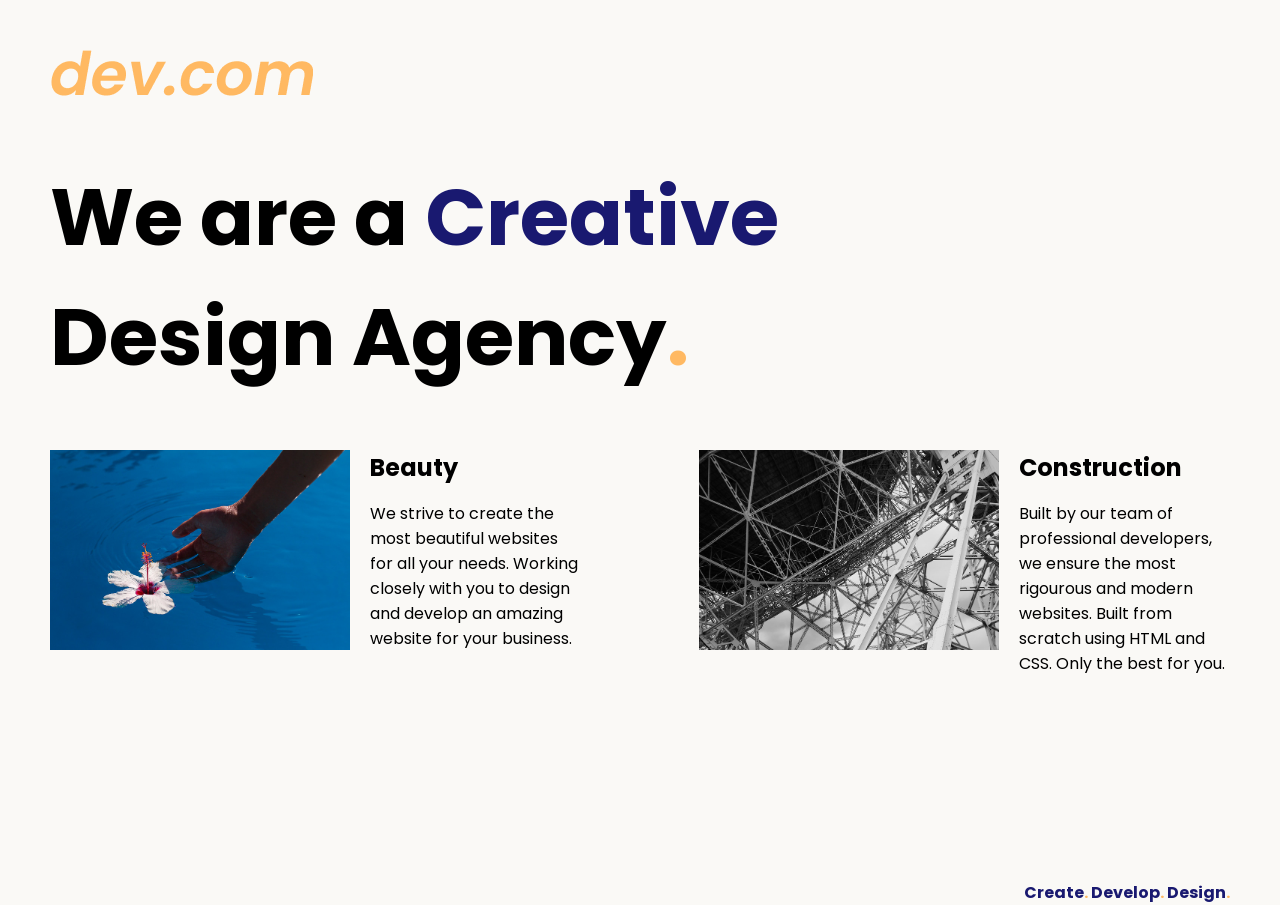
<file: projects/project 2/index.html>
<!DOCTYPE html>
<html lang="en">

<head>
  <meta charset="UTF-8">
  <meta name="viewport" content="width=device-width, initial-scale=1.0">
  <title>Agency</title>
  <link rel="stylesheet" href="./style.css">
  <link rel="preconnect" href="https://fonts.googleapis.com">
  <link rel="preconnect" href="https://fonts.gstatic.com" crossorigin>
  <link href="https://fonts.googleapis.com/css2?family=Poppins:wght@400;700&display=swap" rel="stylesheet">
</head>

<body>
  <div class="main">
    <img class="logo" src="./assets/images/logo.png" alt="logo">
    <h1>We are a <span id="span-1">Creative</span><br />Design Agency<span>.</span></h1>
    <div class="left card"><img class="tile-image" src="./assets/images/beautiful.jpg" alt="hand and flower in water">
      <h2 class="card-title">Beauty</h2>
      <p class="card-text">We strive to create the most beautiful websites for all your needs. Working closely with you
        to
        design and
        develop an amazing website for your business.</p>
    </div>

    <div class="right card"><img class="tile-image" src="./assets/images/construction.jpg" alt="metal structure">
      <h2 class="card-title">Construction</h2>
      <p>Built by our team of professional developers, we ensure the most rigourous and modern websites. Built from
        scratch using HTML and CSS. Only the best for you.</p>
    </div>
  </div>
  <footer>
    <p>Create<span>.</span> Develop<span>.</span> Design<span>.</span></p>
  </footer>
</body>

</html>
</file>
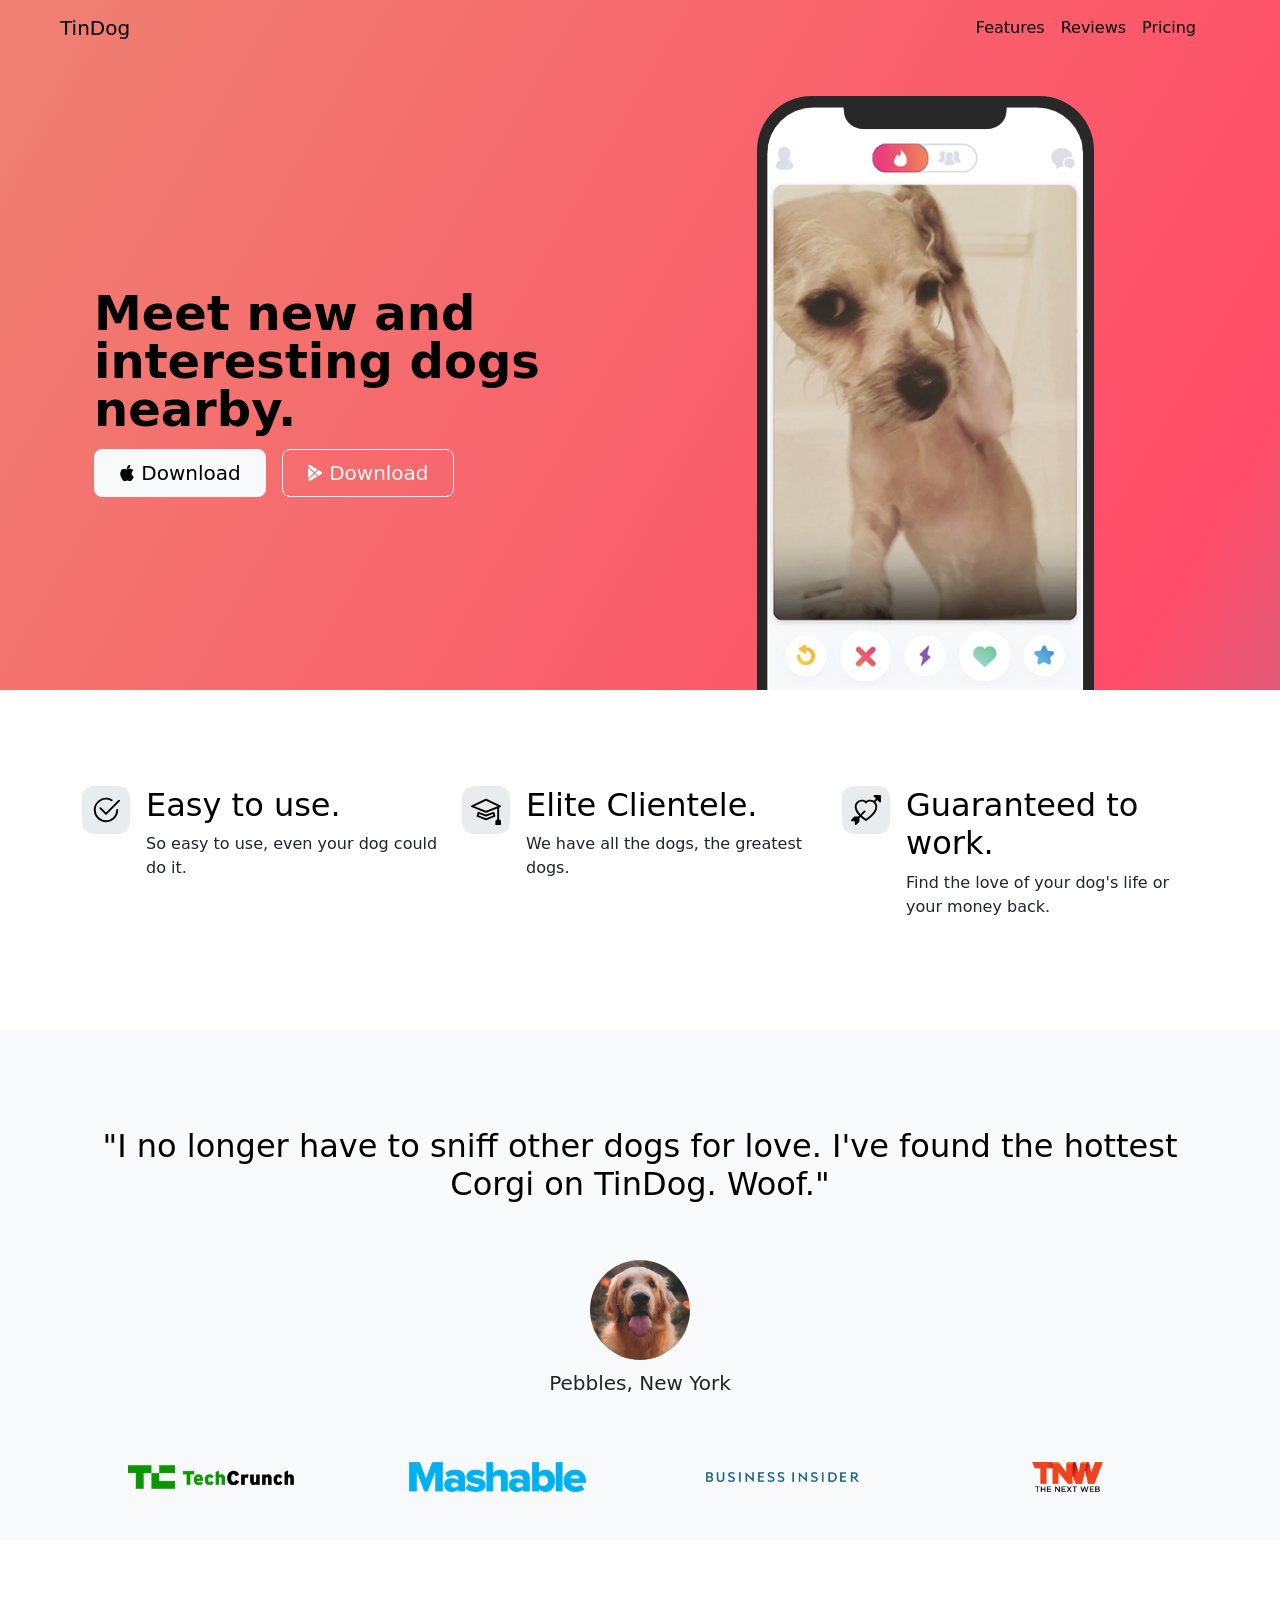
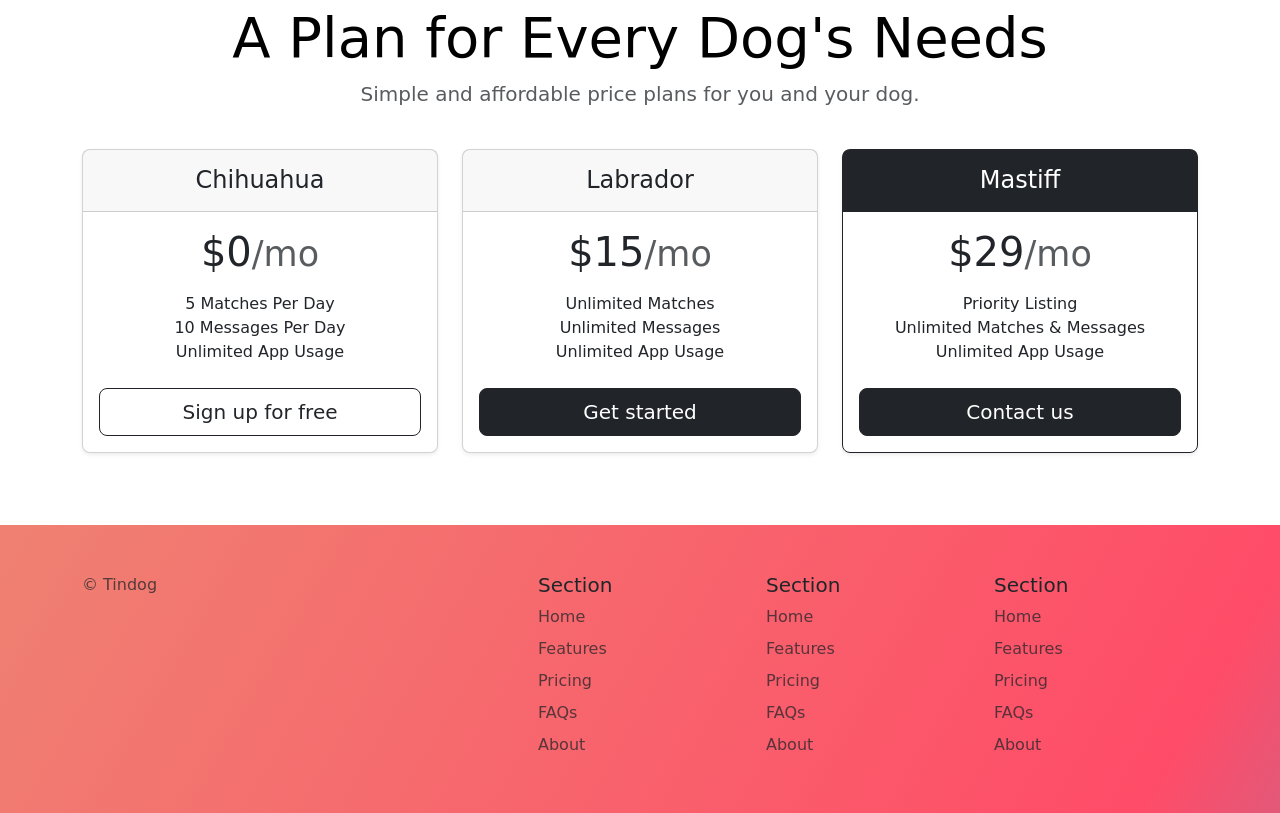
<file: projects/project 3/index.html>
<!doctype html>
<html lang="en">
  <head>
    <meta charset="UTF-8" />
    <meta name="viewport" content="width=device-width, initial-scale=1.0" />
    <title>TinDog</title>
    <link
      href="https://cdn.jsdelivr.net/npm/bootstrap@5.3.8/dist/css/bootstrap.min.css"
      rel="stylesheet"
      integrity="sha384-sRIl4kxILFvY47J16cr9ZwB07vP4J8+LH7qKQnuqkuIAvNWLzeN8tE5YBujZqJLB"
      crossorigin="anonymous"
    />
    <link rel="stylesheet" href="./css/style.css" />
  </head>

  <body>
    <!-- Navbar -->
    <nav class="navbar navbar-expand-lg bg-transparent static-top px-lg-5">
      <div class="container-fluid">
        <a class="navbar-brand" href="#">TinDog</a>
        <button class="navbar-toggler" type="button" data-bs-toggle="offcanvas" data-bs-target="#offcanvasDarkNavbar" aria-controls="offcanvasDarkNavbar" aria-label="Toggle navigation">
          <span class="navbar-toggler-icon"></span>
        </button>
        <div class="offcanvas offcanvas-end bg-body-tertiary" tabindex="-1" id="offcanvasDarkNavbar" aria-labelledby="offcanvasDarkNavbarLabel">
          <div class="offcanvas-header">
            <h5 class="offcanvas-title" id="offcanvasDarkNavbarLabel">TinDog</h5>
            <button type="button" class="btn-close btn-close-dark" data-bs-dismiss="offcanvas" aria-label="Close"></button>
          </div>
          <div class="offcanvas-body">
            <ul class="navbar-nav justify-content-end flex-grow-1 pe-3">
              <li class="nav-item">
                <a class="nav-link active" aria-current="page" href="#features">Features</a>
              </li>
              <li class="nav-item">
                <a class="nav-link active" aria-current="page" href="#testimonial">Reviews</a>
              </li>
              <li class="nav-item">
                <a class="nav-link active" aria-current="page" href="#pricing">Pricing</a>
              </li>
            </ul>
          </div>
        </div>
      </div>
    </nav>

    <!-- Title -->
    <section id="title" class="gradient-background">
      <div class="container col-xxl-8 px-4 pt-5">
        <div class="row flex-lg-row-reverse align-items-center g-5 pt-5 pb-5 pb-lg-0" id="T1">
          <div class="col-10 col-sm-8 col-lg-6">
            <img
              src="./images/iphone.png"
              class="d-block mx-lg-auto img-fluid"
              alt="Iphone TinDog"
              height="200"
              loading="lazy"
            />
          </div>
          <div class="col-lg-6">
            <h1 class="display-5 fw-bold text-body-emphasis lh-1 mb-3">
              Meet new and interesting dogs nearby.
            </h1>
            <div class="d-grid gap-2 d-md-flex justify-content-md-start">
              <button type="button" class="btn btn-light btn-lg px-4 me-md-2">
                <svg
                  xmlns="http://www.w3.org/2000/svg"
                  width="16"
                  height="16"
                  fill="currentColor"
                  class="bi bi-apple mb-1"
                  viewBox="0 0 16 16"
                >
                  <path
                    d="M11.182.008C11.148-.03 9.923.023 8.857 1.18c-1.066 1.156-.902 2.482-.878 2.516.024.034 1.52.087 2.475-1.258.955-1.345.762-2.391.728-2.43Zm3.314 11.733c-.048-.096-2.325-1.234-2.113-3.422.212-2.189 1.675-2.789 1.698-2.854.023-.065-.597-.79-1.254-1.157a3.692 3.692 0 0 0-1.563-.434c-.108-.003-.483-.095-1.254.116-.508.139-1.653.589-1.968.607-.316.018-1.256-.522-2.267-.665-.647-.125-1.333.131-1.824.328-.49.196-1.422.754-2.074 2.237-.652 1.482-.311 3.83-.067 4.56.244.729.625 1.924 1.273 2.796.576.984 1.34 1.667 1.659 1.899.319.232 1.219.386 1.843.067.502-.308 1.408-.485 1.766-.472.357.013 1.061.154 1.782.539.571.197 1.111.115 1.652-.105.541-.221 1.324-1.059 2.238-2.758.347-.79.505-1.217.473-1.282Z"
                  />
                  <path
                    d="M11.182.008C11.148-.03 9.923.023 8.857 1.18c-1.066 1.156-.902 2.482-.878 2.516.024.034 1.52.087 2.475-1.258.955-1.345.762-2.391.728-2.43Zm3.314 11.733c-.048-.096-2.325-1.234-2.113-3.422.212-2.189 1.675-2.789 1.698-2.854.023-.065-.597-.79-1.254-1.157a3.692 3.692 0 0 0-1.563-.434c-.108-.003-.483-.095-1.254.116-.508.139-1.653.589-1.968.607-.316.018-1.256-.522-2.267-.665-.647-.125-1.333.131-1.824.328-.49.196-1.422.754-2.074 2.237-.652 1.482-.311 3.83-.067 4.56.244.729.625 1.924 1.273 2.796.576.984 1.34 1.667 1.659 1.899.319.232 1.219.386 1.843.067.502-.308 1.408-.485 1.766-.472.357.013 1.061.154 1.782.539.571.197 1.111.115 1.652-.105.541-.221 1.324-1.059 2.238-2.758.347-.79.505-1.217.473-1.282Z"
                  />
                </svg>
                Download
              </button>
              <button type="button" class="btn btn-outline-light btn-lg px-4">
                <svg
                  xmlns="http://www.w3.org/2000/svg"
                  width="16"
                  height="16"
                  fill="currentColor"
                  class="bi bi-google-play mb-1"
                  viewBox="0 0 16 16"
                >
                  <path
                    d="M14.222 9.374c1.037-.61 1.037-2.137 0-2.748L11.528 5.04 8.32 8l3.207 2.96 2.694-1.586Zm-3.595 2.116L7.583 8.68 1.03 14.73c.201 1.029 1.36 1.61 2.303 1.055l7.294-4.295ZM1 13.396V2.603L6.846 8 1 13.396ZM1.03 1.27l6.553 6.05 3.044-2.81L3.333.215C2.39-.341 1.231.24 1.03 1.27Z"
                  />
                </svg>
                Download
              </button>
            </div>
          </div>
        </div>
      </div>
    </section>

    <!-- Features -->
    <section id="features">
      <div class="container mt-5">
        <div class="row g-4 py-5 row-cols-1 row-cols-lg-3">
          <div class="col d-flex align-items-start">
            <div
              class="icon-square text-body-emphasis bg-body-secondary d-inline-flex align-items-center justify-content-center fs-4 flex-shrink-0 me-3"
            >
              <svg
                xmlns="http://www.w3.org/2000/svg"
                height="30"
                fill="currentColor"
                class="bi bi-check2-circle"
                viewBox="0 0 16 16"
              >
                <path
                  d="M2.5 8a5.5 5.5 0 0 1 8.25-4.764.5.5 0 0 0 .5-.866A6.5 6.5 0 1 0 14.5 8a.5.5 0 0 0-1 0 5.5 5.5 0 1 1-11 0z"
                />
                <path
                  d="M15.354 3.354a.5.5 0 0 0-.708-.708L8 9.293 5.354 6.646a.5.5 0 1 0-.708.708l3 3a.5.5 0 0 0 .708 0l7-7z"
                />
              </svg>
            </div>
            <div>
              <h3 class="fs-2 text-body-emphasis">Easy to use.</h3>
              <p>So easy to use, even your dog could do it.</p>
            </div>
          </div>
          <div class="col d-flex align-items-start">
            <div
              class="icon-square text-body-emphasis bg-body-secondary d-inline-flex align-items-center justify-content-center fs-4 flex-shrink-0 me-3"
            >
              <svg
                xmlns="http://www.w3.org/2000/svg"
                height="30"
                fill="currentColor"
                class="bi bi-mortarboard"
                viewBox="0 0 16 16"
              >
                <path
                  d="M8.211 2.047a.5.5 0 0 0-.422 0l-7.5 3.5a.5.5 0 0 0 .025.917l7.5 3a.5.5 0 0 0 .372 0L14 7.14V13a1 1 0 0 0-1 1v2h3v-2a1 1 0 0 0-1-1V6.739l.686-.275a.5.5 0 0 0 .025-.917l-7.5-3.5ZM8 8.46 1.758 5.965 8 3.052l6.242 2.913L8 8.46Z"
                />
                <path
                  d="M4.176 9.032a.5.5 0 0 0-.656.327l-.5 1.7a.5.5 0 0 0 .294.605l4.5 1.8a.5.5 0 0 0 .372 0l4.5-1.8a.5.5 0 0 0 .294-.605l-.5-1.7a.5.5 0 0 0-.656-.327L8 10.466 4.176 9.032Zm-.068 1.873.22-.748 3.496 1.311a.5.5 0 0 0 .352 0l3.496-1.311.22.748L8 12.46l-3.892-1.556Z"
                />
              </svg>
            </div>
            <div>
              <h3 class="fs-2 text-body-emphasis">Elite Clientele.</h3>
              <p>We have all the dogs, the greatest dogs.</p>
            </div>
          </div>
          <div class="col d-flex align-items-start">
            <div
              class="icon-square text-body-emphasis bg-body-secondary d-inline-flex align-items-center justify-content-center fs-4 flex-shrink-0 me-3"
            >
              <svg
                xmlns="http://www.w3.org/2000/svg"
                height="30"
                fill="currentColor"
                class="bi bi-arrow-through-heart"
                viewBox="0 0 16 16"
              >
                <path
                  fill-rule="evenodd"
                  d="M2.854 15.854A.5.5 0 0 1 2 15.5V14H.5a.5.5 0 0 1-.354-.854l1.5-1.5A.5.5 0 0 1 2 11.5h1.793l.53-.53c-.771-.802-1.328-1.58-1.704-2.32-.798-1.575-.775-2.996-.213-4.092C3.426 2.565 6.18 1.809 8 3.233c1.25-.98 2.944-.928 4.212-.152L13.292 2 12.147.854A.5.5 0 0 1 12.5 0h3a.5.5 0 0 1 .5.5v3a.5.5 0 0 1-.854.354L14 2.707l-1.006 1.006c.236.248.44.531.6.845.562 1.096.585 2.517-.213 4.092-.793 1.563-2.395 3.288-5.105 5.08L8 13.912l-.276-.182a21.86 21.86 0 0 1-2.685-2.062l-.539.54V14a.5.5 0 0 1-.146.354l-1.5 1.5Zm2.893-4.894A20.419 20.419 0 0 0 8 12.71c2.456-1.666 3.827-3.207 4.489-4.512.679-1.34.607-2.42.215-3.185-.817-1.595-3.087-2.054-4.346-.761L8 4.62l-.358-.368c-1.259-1.293-3.53-.834-4.346.761-.392.766-.464 1.845.215 3.185.323.636.815 1.33 1.519 2.065l1.866-1.867a.5.5 0 1 1 .708.708L5.747 10.96Z"
                />
              </svg>
            </div>
            <div>
              <h3 class="fs-2 text-body-emphasis">Guaranteed to work.</h3>
              <p>Find the love of your dog's life or your money back.</p>
            </div>
          </div>
        </div>
      </div>
    </section>

    <!-- Testimonial -->
    <section id="testimonial">
      <div class="my-5">
        <div class="p-5 text-center bg-body-tertiary">
          <div class="container py-5">
            <h2 class="text-body-emphasis">
              "I no longer have to sniff other dogs for love. I've found the
              hottest Corgi on TinDog. Woof."
            </h2>
            <img
              class="profile-img mt-5"
              src="./images/dog-img.jpg"
              alt="Dog image"
              width="100"
              height="100"
            />
            <p class="col-lg-8 mx-auto lead mt-2">Pebbles, New York</p>
          </div>
          <div class="container">
            <div class="row">
              <div class="col-lg-3 col-sm-12">
                <img
                  src="./images/techcrunch.png"
                  alt="TechCrunch"
                  height="30"
                />
              </div>
              <div class="col-lg-3 col-sm-12">
                <img src="./images/mashable.png" alt="Mashable" height="30" />
              </div>
              <div class="col-lg-3 col-sm-12">
                <img
                  src="./images/bizinsider.png"
                  alt="Bizinsider"
                  height="30"
                />
              </div>
              <div class="col-lg-3 col-sm-12">
                <img src="./images/tnw.png" alt="TNW" height="30" />
              </div>
            </div>
          </div>
        </div>
      </div>
    </section>

    <!-- Pricing -->
    <section id="pricing">
      <div class="container">
        <div class="pricing-header p-3 pb-md-4 mx-auto text-center">
          <h1 class="display-4 fw-normal text-body-emphasis">
            A Plan for Every Dog's Needs
          </h1>
          <p class="fs-5 text-body-secondary">
            Simple and affordable price plans for you and your dog.
          </p>
        </div>
        <div class="row row-cols-1 row-cols-md-3 mb-3 text-center">
          <div class="col">
            <div class="card mb-4 rounded-3 shadow-sm">
              <div class="card-header py-3">
                <h4 class="my-0 fw-normal">Chihuahua</h4>
              </div>
              <div class="card-body">
                <h1 class="card-title pricing-card-title">
                  $0<small class="text-body-secondary fw-light">/mo</small>
                </h1>
                <ul class="list-unstyled mt-3 mb-4">
                  <li>5 Matches Per Day</li>
                  <li>10 Messages Per Day</li>
                  <li>Unlimited App Usage</li>
                </ul>
                <button type="button" class="w-100 btn btn-lg btn-outline-dark">
                  Sign up for free
                </button>
              </div>
            </div>
          </div>
          <div class="col">
            <div class="card mb-4 rounded-3 shadow-sm">
              <div class="card-header py-3">
                <h4 class="my-0 fw-normal">Labrador</h4>
              </div>
              <div class="card-body">
                <h1 class="card-title pricing-card-title">
                  $15<small class="text-body-secondary fw-light">/mo</small>
                </h1>
                <ul class="list-unstyled mt-3 mb-4">
                  <li>Unlimited Matches</li>
                  <li>Unlimited Messages</li>
                  <li>Unlimited App Usage</li>
                </ul>
                <button type="button" class="w-100 btn btn-lg btn-dark">
                  Get started
                </button>
              </div>
            </div>
          </div>
          <div class="col">
            <div class="card mb-4 rounded-3 shadow-sm border-dark">
              <div class="card-header py-3 text-bg-dark border-dark">
                <h4 class="my-0 fw-normal">Mastiff</h4>
              </div>
              <div class="card-body">
                <h1 class="card-title pricing-card-title">
                  $29<small class="text-body-secondary fw-light">/mo</small>
                </h1>
                <ul class="list-unstyled mt-3 mb-4">
                  <li>Priority Listing</li>
                  <li>Unlimited Matches & Messages</li>
                  <li>Unlimited App Usage</li>
                </ul>
                <button type="button" class="w-100 btn btn-lg btn-dark">
                  Contact us
                </button>
              </div>
            </div>
          </div>
        </div>
      </div>
    </section>

    <!-- Footer -->
    <section id="footer" class="gradient-background">
      <div class="container">
        <footer class="row row-cols-1 row-cols-sm-2 row-cols-md-5 py-5 mt-5">
          <div class="col">
            <p class="text-body-secondary">© Tindog</p>
          </div>
          <div class="col"></div>
          <div class="col">
            <h5>Section</h5>
            <ul class="nav flex-column">
              <li class="nav-item mb-2">
                <a href="#" class="nav-link p-0 text-body-secondary">Home</a>
              </li>
              <li class="nav-item mb-2">
                <a href="#" class="nav-link p-0 text-body-secondary"
                  >Features</a
                >
              </li>
              <li class="nav-item mb-2">
                <a href="#" class="nav-link p-0 text-body-secondary">Pricing</a>
              </li>
              <li class="nav-item mb-2">
                <a href="#" class="nav-link p-0 text-body-secondary">FAQs</a>
              </li>
              <li class="nav-item mb-2">
                <a href="#" class="nav-link p-0 text-body-secondary">About</a>
              </li>
            </ul>
          </div>
          <div class="col">
            <h5>Section</h5>
            <ul class="nav flex-column">
              <li class="nav-item mb-2">
                <a href="#" class="nav-link p-0 text-body-secondary">Home</a>
              </li>
              <li class="nav-item mb-2">
                <a href="#" class="nav-link p-0 text-body-secondary"
                  >Features</a
                >
              </li>
              <li class="nav-item mb-2">
                <a href="#" class="nav-link p-0 text-body-secondary">Pricing</a>
              </li>
              <li class="nav-item mb-2">
                <a href="#" class="nav-link p-0 text-body-secondary">FAQs</a>
              </li>
              <li class="nav-item mb-2">
                <a href="#" class="nav-link p-0 text-body-secondary">About</a>
              </li>
            </ul>
          </div>
          <div class="col">
            <h5>Section</h5>
            <ul class="nav flex-column">
              <li class="nav-item mb-2">
                <a href="#" class="nav-link p-0 text-body-secondary">Home</a>
              </li>
              <li class="nav-item mb-2">
                <a href="#" class="nav-link p-0 text-body-secondary"
                  >Features</a
                >
              </li>
              <li class="nav-item mb-2">
                <a href="#" class="nav-link p-0 text-body-secondary">Pricing</a>
              </li>
              <li class="nav-item mb-2">
                <a href="#" class="nav-link p-0 text-body-secondary">FAQs</a>
              </li>
              <li class="nav-item mb-2">
                <a href="#" class="nav-link p-0 text-body-secondary">About</a>
              </li>
            </ul>
          </div>
        </footer>
      </div>
    </section>
  </body>
  <script
    src="https://cdn.jsdelivr.net/npm/bootstrap@5.3.8/dist/js/bootstrap.bundle.min.js"
    integrity="sha384-FKyoEForCGlyvwx9Hj09JcYn3nv7wiPVlz7YYwJrWVcXK/BmnVDxM+D2scQbITxI"
    crossorigin="anonymous"
  ></script>
</html>
</file>
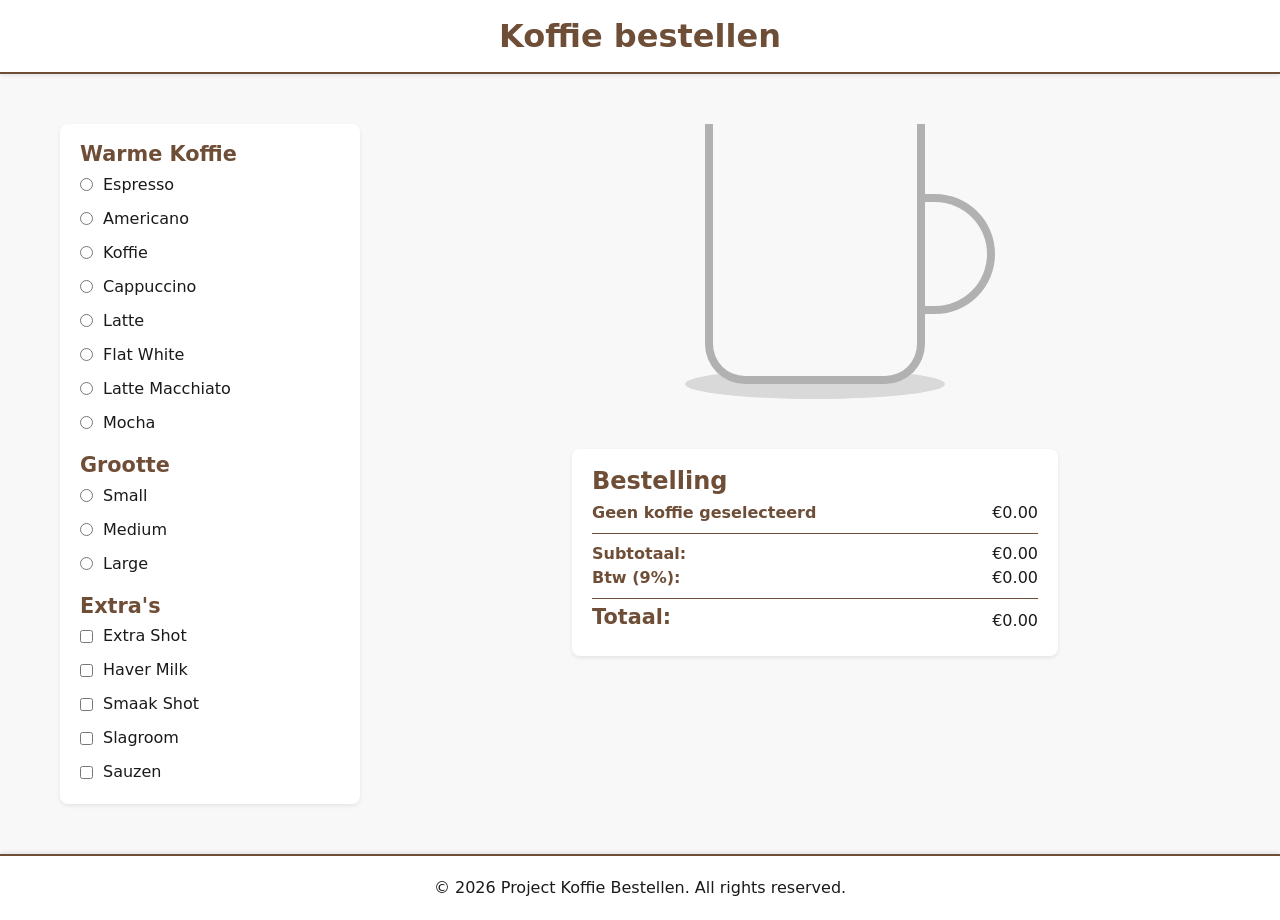
<file: projects/project 4/index.html>
<!doctype html>
<html lang="en">
  <head>
    <meta charset="UTF-8" />
    <meta name="viewport" content="width=device-width, initial-scale=1.0" />
    <title>Project | Koffie bestellen</title>
    <link rel="stylesheet" href="style.css" />
  </head>
  <body>
    <header>
      <div class="container">
        <h1>Koffie bestellen</h1>
      </div>
    </header>

    <main class="koffie-order">
      <div class="container">
        <div class="grid-layout">
          <form class="order-form">
            <fieldset>
              <legend>Warme Koffie</legend>

              <div class="radio-group">
                <input
                  type="radio"
                  id="espresso"
                  name="hot-coffee"
                  value="espresso" />
                <label for="espresso">Espresso</label>
              </div>

              <div class="radio-group">
                <input
                  type="radio"
                  id="americano"
                  name="hot-coffee"
                  value="americano" />
                <label for="americano">Americano</label>
              </div>

              <div class="radio-group">
                <input
                  type="radio"
                  id="koffie"
                  name="hot-coffee"
                  value="koffie" />
                <label for="koffie">Koffie</label>
              </div>

              <div class="radio-group">
                <input
                  type="radio"
                  id="cappuccino"
                  name="hot-coffee"
                  value="cappuccino" />
                <label for="cappuccino">Cappuccino</label>
              </div>

              <div class="radio-group">
                <input
                  type="radio"
                  id="latte"
                  name="hot-coffee"
                  value="latte" />
                <label for="latte">Latte</label>
              </div>

              <div class="radio-group">
                <input
                  type="radio"
                  id="flat-white"
                  name="hot-coffee"
                  value="flat-white" />
                <label for="flat-white">Flat White</label>
              </div>

              <div class="radio-group">
                <input
                  type="radio"
                  id="latte-macchiato"
                  name="hot-coffee"
                  value="latte-macchiato" />
                <label for="latte-macchiato">Latte Macchiato</label>
              </div>

              <div class="radio-group">
                <input
                  type="radio"
                  id="mocha"
                  name="hot-coffee"
                  value="mocha" />
                <label for="mocha">Mocha</label>
              </div>
            </fieldset>

            <fieldset>
              <legend>Grootte</legend>

              <div class="radio-group">
                <input type="radio" id="small" name="size" value="small" />
                <label for="small">Small</label>
              </div>

              <div class="radio-group">
                <input type="radio" id="medium" name="size" value="medium" />
                <label for="medium">Medium</label>
              </div>

              <div class="radio-group">
                <input type="radio" id="large" name="size" value="large" />
                <label for="large">Large</label>
              </div>
            </fieldset>

            <fieldset>
              <legend>Extra's</legend>

              <div class="checkbox-group">
                <input
                  type="checkbox"
                  id="extra-shot"
                  name="extras"
                  value="extra-shot" />
                <label for="extra-shot">Extra Shot</label>
              </div>

              <div class="checkbox-group">
                <input
                  type="checkbox"
                  id="haver-melk"
                  name="extras"
                  value="haver-melk" />
                <label for="haver-melk">Haver Milk</label>
              </div>

              <div class="checkbox-group">
                <input
                  type="checkbox"
                  id="smaak-shot"
                  name="extras"
                  value="smaak-shot" />
                <label for="smaak-shot">Smaak Shot</label>
              </div>

              <div class="checkbox-group">
                <input
                  type="checkbox"
                  id="slagroom"
                  name="extras"
                  value="slagroom" />
                <label for="slagroom">Slagroom</label>
              </div>

              <div class="checkbox-group">
                <input
                  type="checkbox"
                  id="sauzen"
                  name="extras"
                  value="sauzen" />
                <label for="sauzen">Sauzen</label>
              </div>
            </fieldset>
          </form>

          <aside class="preview">
            <div class="preview-koffie">
              <div class="koffie-cup-wrapper">
                <div class="koffie-beker">
                  <div class="koffie-vulling"></div>
                  <div class="koffie-schuim"></div>
                </div>
                <div class="koffie-beker-oor"></div>
                <div class="koffie-schaal"></div>
              </div>
            </div>

            <div class="preview-summary">
              <h2 class="summary-title">Bestelling</h2>
              <div id="order-items"></div>
              <hr />
              <div id="order-summary">
                <div class="item-row" id="order-subtotal">
                  <h4 class="summary-label">Subtotaal:</h4>
                  <span class="subtotal">€0.00</span>
                </div>
                <div class="item-row" id="order-tax">
                  <h4 class="summary-label">Btw (9%):</h4>
                  <span class="tax">€0.00</span>
                </div>
              </div>
              <hr />
              <div class="item-row" id="order-total">
                <h3 class="summary-label">Totaal:</h3>
                <span class="total">€0.00</span>
              </div>
            </div>
          </aside>
        </div>
      </div>
    </main>

    <footer>
      <div class="container">
        <p>&copy; 2026 Project Koffie Bestellen. All rights reserved.</p>
      </div>
    </footer>

    <script src="script.js"></script>
  </body>
</html>
</file>
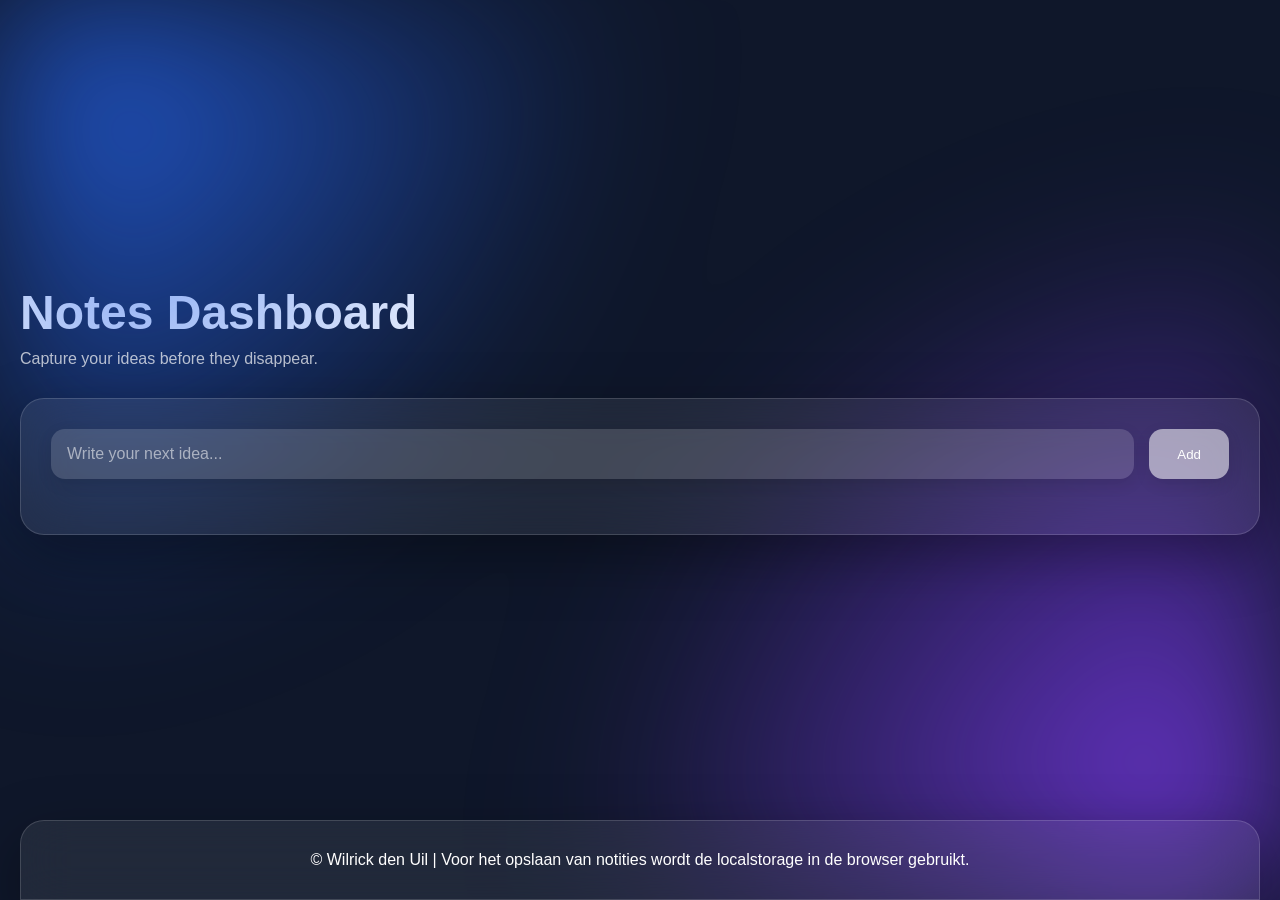
<file: projects/project 5/index.html>
<!DOCTYPE html>
<html lang="nl">
<head>
    <meta charset="UTF-8">
    <meta name="viewport" content="width=device-width, initial-scale=1.0">
    <title>Notes Dashboard</title>

    <link rel="stylesheet" href="style.css">
</head>
<body>

<div class="background"></div>

<header class="hero container">
    <h1>Notes Dashboard</h1>
    <p>Capture your ideas before they disappear.</p>
</header>

<main class="app container">

    <section class="card">

        <div class="input-group">

            <input
                type="text"
                id="noteInput"
                placeholder="Write your next idea..."
            >

            <button id="addButton" disabled="true">
                Add
            </button>

        </div>

        <div id="notes"></div>

    </section>

</main>

<footer>
    <p>© Wilrick den Uil | Voor het opslaan van notities wordt de localstorage in de browser gebruikt.</p>
</footer>   

<script src="script.js"></script>

</body>
</html>
</file>
<file: projects/project 2/style.css>
body {
  font-family: "Poppins", sans-serif;
  margin: 50px 50px 0 50px;
  background-color: #faf9f6;
  display: flex;
  flex-direction: column;
  min-height: 95vh;
}

.main {
  flex: 1;
}

.card {
  width: 45%;
}

.left {
  float: left;
}

.right {
  float: right;
}

.tile-image {
  float: left;
  width: 300px;
  height: 200px;
  margin-right: 20px;
  margin-bottom: 20px;
}

.card-title, .card-title > p {
  text-align: left;
  position: relative;
  margin: 0px;
}

h1 {
  font-size: 5rem;
}

footer > p {
  margin: 0px;
}

#span-1 {
  color: midnightblue;
}

span {
  color: #ffb962;
}

footer {
  text-align: right;
  color: midnightblue;
  font-weight: bold;
  clear: both;
}

@media (max-width: 680px) {
  body {
    margin: 35px;
  }

  h1 {
    font-size: 3rem;
  }

  .card {
    width: 100%;
    display: block;
    margin-bottom: 20px;
    text-align: justify;
  }

  .logo {
    width: 210px;
    height: auto;
  }

  .tile-image {
  height: auto;
  width: 100%;
  margin-bottom: 20px;
  }
}

@media (max-width: 400px) {
  body {
    margin: 25px;
  }
  h1 {
    font-size: 2rem;
  }

  h2 {
    font-size: 1.35rem;
  }

  p {
    font-size: 0.9rem;
  }

  .card {
    width: 100%;
    display: block;
    margin-bottom: 15px;
    text-align: justify;
  }

  .logo {
    width: 150px;
    height: auto;
  }

  .tile-image {
  height: auto;
  width: 100%;
  margin-bottom: 15px;
  }
}
</file>
<file: projects/project 3/css/style.css>
.gradient-background {
  background: linear-gradient(300deg, #00bfff, #ff4c68, #ef8172);
  background-size: 180% 180%;
  animation: gradient-animation 18s ease infinite;
}

@keyframes gradient-animation {
  0% {
    background-position: 0% 50%;
  }
  50% {
    background-position: 100% 50%;
  }
  100% {
    background-position: 0% 50%;
  }
}

.icon-square {
  width: 3rem;
  height: 3rem;
  border-radius: 0.75rem;
}

.profile-img {
  height: 100px;
  border-radius: 50%;
}

#title {
  margin-top: -56px;
}

.navbar-toggler {
border: none;
}
</file>
<file: projects/project 4/style.css>
:root {
    /* Base colors */
    --bg: #f8f8f8;
    --surface: #ffffff;
    --text: #1a1a1a;

    /* Brand / accent */
    --primary: #6f4e37; /* koffie bruin */
    --primary-hover: #5a3f2c;

    /* UI colors */
    --border: #e5e5e5;
    --shadow: rgba(0, 0, 0, 0.08);

    /* States */
    --success: #2e7d32;
    --warning: #ed6c02;
    --error: #d32f2f;

    /* Coffee cup sizing */
    --cup-width: 220px;
    --cup-height: 260px;
    --cup-handle-width: 70px;
    --cup-handle-height: 120px;
    --cup-handle-offset: -70px;
    --cup-handle-top: 70px;
    --saucer-width: 260px;
    --saucer-height: 30px;
}

::selection {
    background: var(--primary);
    color: white;
}

@media (prefers-color-scheme: dark) {
    :root {
        --bg: #121212;
        --surface: #1e1e1e;
        --text: #f5f5f5;

        --primary: #b08968;
        --primary-hover: #c29b78;

        --border: #2c2c2c;
        --shadow: rgba(0, 0, 0, 0.4);

        --success: #81c784;
        --warning: #ffb74d;
        --error: #e57373;
    }
}

*,
*::before,
*::after {
    margin: 0;
    padding: 0;
    box-sizing: border-box;
}

html {
    font-size: 100%;
    scroll-behavior: smooth;
}

body {
    font-family: system-ui, -apple-system, Segoe UI, Roboto, Arial, sans-serif;
    line-height: 1.5;
    background-color: var(--bg);
    color: var(--text);
}

.container {
    padding: 0 20px;
    max-width: 1200px;
    margin: 0 auto;
}

img,
video {
    max-width: 100%;
    display: block;
}

button,
input,
textarea,
select {
    font: inherit;
}

h1, h2, h3, h4, h5, h6, legend {
    font-weight: 600;
    margin-bottom: 0.5em;
    color: var(--primary);
}

a {
    color: var(--primary);
    text-decoration: none;
}

a:hover {
    color: var(--primary-hover);
}

header {
    padding: 20px 0;
    background-color: var(--surface);
    box-shadow: 0 2px 4px var(--shadow);
    border-bottom: 2px solid var(--primary);
    text-align: center;
}

h1 {
    font-size: 2rem;
    margin: 0;
    padding: 0;
    line-height: 1;
}

h2 {
    font-size: 1.5rem;
    margin: 0;
    padding: 0;
    line-height: 1;
}

h4 {
    font-size: 1rem;
    margin: 0;
    padding: 0;
    line-height: 1;
}

main.koffie-order {
    padding: 50px 0;
}

.grid-layout {
    display: grid;
    gap: 50px;
    grid-template-areas:
    "form aside";
    grid-template-columns: 300px minmax(300px, 1fr);
}

.order-form {
    grid-area: form;
    background-color: var(--surface);
    padding: 20px;
    border-radius: 8px;
    box-shadow: 0 2px 4px var(--shadow);
    display: flex;
    flex-direction: column;
    justify-content: flex-start;
    align-items: stretch;
    gap: 20px;
}

fieldset {
    display: flex;
    flex-direction: column;
    justify-content: flex-start;
    align-items: stretch;
    gap: 10px;
    border: none;
}

.radio-group,
.checkbox-group {
    display: flex;
    align-items: center;
    justify-content: flex-start;
    gap: 10px;
}

h3,
legend {
    font-size: 1.3rem;
    margin: 0;
    padding: 0;
    line-height: 1;
    margin-bottom: 0.5rem;
}

label {
    font-size: 1rem;
    font-weight: 400;
}

label:hover {
    cursor: pointer;
    color: var(--primary-hover);
    text-decoration: none;
    transition: color 0.3s ease;
}

input {
    outline: none;
    accent-color: var(--primary);
}

aside.preview {
    grid-area: aside;
}

.preview {
    display: flex;
    flex-direction: column;
    align-items: center;
    gap: 50px;
}

.preview-koffie {
    display: flex;
    flex-direction: column;
    align-items: center;
    background-color: var(--bg);
    justify-content: flex-start;
    width: 100%;
}

.koffie-cup-wrapper {
    display: flex;
    align-items: center;
    justify-content: center;
    position: relative;
    width: var(--cup-width);
    padding-bottom: 15px;
}

.koffie-beker {
    width: var(--cup-width);
    height: var(--cup-height);
    border: 8px solid #b1b1b1;
    background-color: var(--bg);
    border-top: none;
    border-radius: 0 0 40px 40px;
    position: relative;
    overflow: hidden;
    z-index: 1;
}

.koffie-vulling {
    position: absolute;
    bottom: 0;
    width: 100%;
    height: 60%;
    transition: height 0.3s ease;
    z-index: 2;
}

.koffie-schuim {
    position: absolute;
    left: 0;
    bottom: 0;
    width: 100%;
    height: 50%;
    background: #f3e7d3;
    opacity: 0;
    transform: translateY(100%);
    transition: opacity 0.3s ease, transform 0.3s ease, height 0.3s ease;
    z-index: 1;
}

.koffie-schuim.active {
    opacity: 1;
    transform: translateY(0);
}

.koffie-beker-oor {
    width: var(--cup-handle-width);
    height: var(--cup-handle-height);
    border: 8px solid #b1b1b1;
    border-left: none;
    border-radius: 0 60px 60px 0;
    background: transparent;
    position: absolute;
    right: var(--cup-handle-offset);
    top: var(--cup-handle-top);
    z-index: 0;
}

.koffie-schaal {
    position: absolute;
    bottom: 0;
    left: 50%;
    transform: translateX(-50%);
    width: var(--saucer-width);
    height: var(--saucer-height);
    margin: 0;
    background: #d9d9d9;
    border-radius: 50%;
}

.preview-summary {
    display: flex;
    flex-direction: column;
    align-items: flex-start;
    gap: 0.5rem;
    width: 60%;
    min-width: 300px;
    background-color: var(--surface);
    padding: 20px;
    border-radius: 8px;
    box-shadow: 0 2px 4px var(--shadow);    
}

#order-items,
#order-summary {
    width: 100%;
}

.item-row {
    display: flex;
    justify-content: space-between;
    align-items: center;
    width: 100%;
}

.preview-summary hr {
    width: 100%;
    height: 1px;
    background-color: var(--primary);
    border: none;
}

footer {
    padding: 20px 0;
    background-color: var(--surface);
    box-shadow: 0 -2px 4px var(--shadow);
    border-top: 2px solid var(--primary);
    text-align: center;
}

@media (max-width: 768px) {
    .grid-layout {
        grid-template-areas:
        "form"
        "aside";
        grid-template-columns: 1fr;
    }

    .preview-summary {
        width: 100%;
    }
}

@media (max-width: 360px) {
    :root {
        --cup-width: clamp(110px, 50vw, 160px);
        --cup-height: clamp(130px, 58vw, 190px);
        --cup-handle-width: clamp(35px, 16vw, 50px);
        --cup-handle-height: clamp(60px, 27vw, 85px);
        --cup-handle-offset: -35px;
        --cup-handle-top: 35px;
        --saucer-width: clamp(130px, 58vw, 180px);
        --saucer-height: 15px;
    }

    .container {
        padding: 0 16px;
    }

    .grid-layout {
        gap: 24px;
    }

    .order-form {
        padding: 16px;
    }

    .preview {
        gap: 24px;
    }

    .preview-summary {
        width: 100%;
        min-width: 0;
        padding: 16px;
    }

    .koffie-cup-wrapper {
        width: var(--cup-width);
        padding-bottom: 8px;
    }

    .koffie-beker {
        width: var(--cup-width);
        height: var(--cup-height);
        border-width: 4px;
        border-radius: 0 0 20px 20px;
    }

    .koffie-beker-oor {
        width: var(--cup-handle-width);
        height: var(--cup-handle-height);
        border-width: 4px;
        right: var(--cup-handle-offset);
        top: var(--cup-handle-top);
        border-radius: 0 30px 30px 0;
    }

    .koffie-schaal {
        width: var(--saucer-width);
        height: var(--saucer-height);
    }
}
</file>
<file: projects/project 5/style.css>
* {
    margin:0;
    padding:0;
    box-sizing:border-box;
}

body {
    font-family:Arial, Helvetica, sans-serif;
    min-height:100dvh;
    display:flex;
    flex-direction: column;
    justify-content:center;
    background:#0f172a;
    padding: 0 20px;
}

.container {
    margin: 0 auto;
    width: 100%;
    max-width: 1400px;
}

.background {
    position:fixed;
    inset:0;
    background:
    radial-gradient(circle at top left,#2563eb 0%,transparent 40%),
    radial-gradient(circle at bottom right,#7c3aed 0%,transparent 45%);
    filter:blur(80px);
}

.app {
    position:relative;
    margin-bottom: 30px;
}

.hero {
    margin-top: auto;
    padding:30px 0;
    color:white;
}

.hero h1 {
    font-size:3rem;
    margin-bottom:10px;
}

.hero p {
    opacity:.7;
}

.card {
    background:rgba(255,255,255,.08);
    backdrop-filter:blur(25px);
    border:1px solid rgba(255,255,255,.15);
    border-radius:24px;
    padding:30px;
    box-shadow:
    0 20px 60px rgba(0,0,0,.35);
}

.input-group {
    display:flex;
    gap:15px;
}

input {
    flex:1;
    padding:16px;
    border:none;
    border-radius:14px;
    outline:none;
    font-size:1rem;
    background:rgba(255,255,255,.15);
    color:white;
    box-shadow: 0 5px 15px rgba(0,0,0,.1);
}

input::placeholder {
    color:rgba(255,255,255,.55);
}

button {
    padding:16px 28px;
    border:none;
    border-radius:14px;
    background:#3b82f6;
    color:white;
    cursor:pointer;
    transition:.25s;
    box-shadow: 0 5px 15px rgba(0,0,0,.1);
}

button:not(:disabled, .edit-btn):hover {
    transform:translateY(-2px);
    background:#2563eb;
    box-shadow: 0 10px 30px rgba(0,0,0,.25);
}

button:disabled {
    transform: none;
    background-color: rgba(255,255,255,.55);
    cursor: not-allowed;
}

#notes {
    margin-top:25px;
    display:flex;
    flex-direction:column;
    gap:15px;
}

/* JavaScript gaat deze class gebruiken */

.note {
    background: rgba(255,255,255,.08);
    border: 1px solid rgba(255,255,255,.15);
    border-radius: 14px;
    padding: 8px 16px;
    color: white;
    animation: slide .5s ease;
    display: flex;
    justify-content: center;
    align-items: center;
    gap: 8px;
    box-shadow: 0 5px 15px rgba(0,0,0,.1);
    max-width: 100%;      /* zorgt dat .note zelf niet breder wordt dan de ouder */
    box-sizing: border-box;
}

.note > input {
    max-height: 45.33px;
}

.note-text {
    font-size: 1.3rem;
    font-weight: 300;
    overflow-wrap: break-word;
    hyphens: auto;
    min-width: 0;
    flex: 1 1 auto;
}

.edit-btn {
    margin-left: auto;
    padding: 12px 22px;
    display: flex;
    justify-content: center;
    align-items: center;
    background-color: transparent;
    border:1px solid rgba(255,255,255,.15);
}

.edit-btn:hover {
    transform:translateY(-2px);
    background-color:rgba(255,255,255,.25);
    box-shadow: 0 10px 30px rgba(0,0,0,.25);
}

.delete-btn {
    padding: 12px 22px;
    display: flex;
    justify-content: center;
    align-items: center;
}

.edit-btn > img,
.delete-btn > img {
    width: 20px;
    height: 20px;
}

footer {
    display: flex;
    justify-content: center;
    align-items: center;
    margin-top: auto;
    padding: 50px 20px;
    text-align: center;
    background:rgba(255,255,255,.08);
    color: white;
    backdrop-filter:blur(25px);
    border:1px solid rgba(255,255,255,.15);
    border-radius:24px 24px 0 0;
    padding:30px;
    box-shadow:
    0 20px 60px rgba(0,0,0,.35);
}

@keyframes slide {
    from {
        opacity:0;
        transform:translateY(-10px);
    }

    to {
        opacity:1;
        transform:translateY(0);
    }
}

@media (max-width: 678px) {
    body {
        padding: 0 10px;
    }

    .card {
        padding: 20px;
    }
}
</file>
